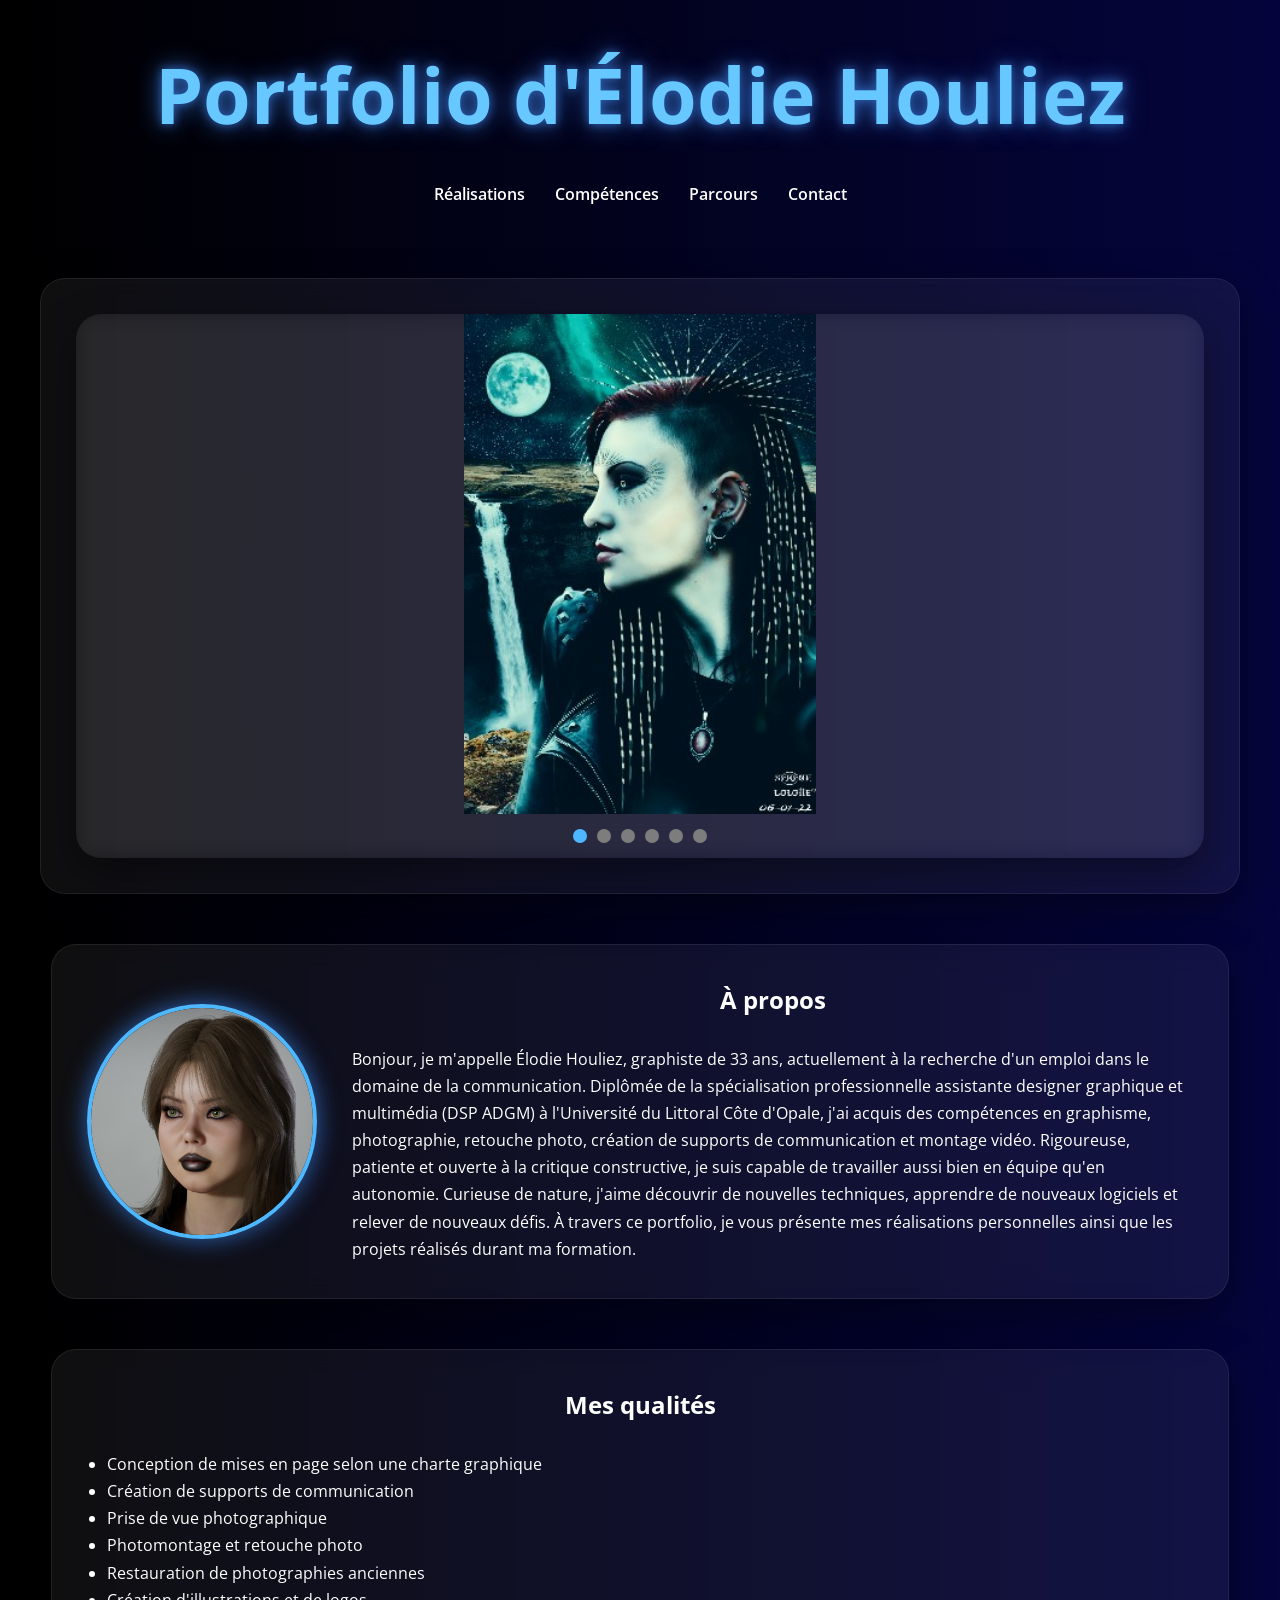
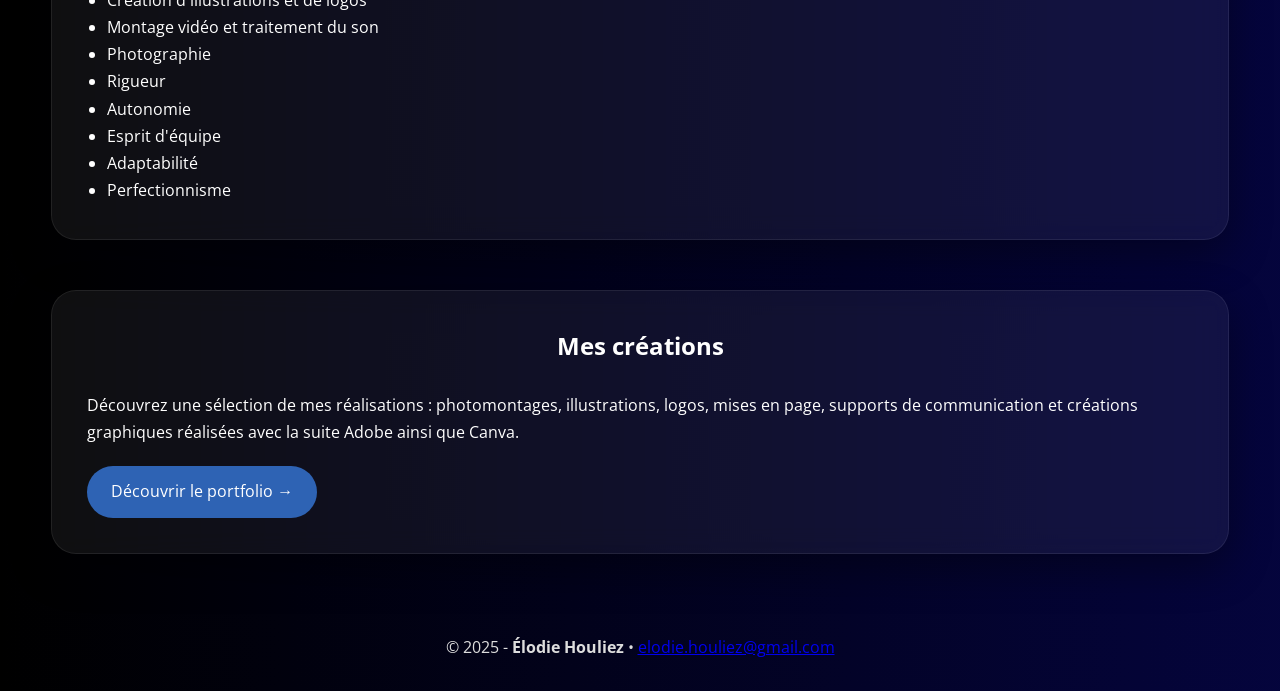
<file: index.html>
<!DOCTYPE html>
<html lang="fr">

<head>
    <meta charset="UTF-8">
    <meta name="viewport" content="width=device-width, initial-scale=1.0">

    <title>Portfolio - Élodie Houliez</title>

    <link rel="icon" href="icon/renard_sf_32.ico">

    <link rel="stylesheet" href="Css/main.css">

    <link href="https://fonts.googleapis.com/css2?family=Open+Sans:wght@300;400;600;700&display=swap" rel="stylesheet">
</head>

<body class="page-home">

    <!-- ================= HEADER ================= -->

    <header class="header">

        <div class="logo">
            <h1>Portfolio d'Élodie Houliez</h1>
        </div>

        <nav class="navbar">

            <ul>

                <li><a href="Portfolio.html">Réalisations</a></li>

                <li><a href="competences.html">Compétences</a></li>

                <li><a href="Parcours.html">Parcours</a></li>

                <li><a href="Contact.html">Contact</a></li>

            </ul>

        </nav>

    </header>

    <!-- ================= MAIN ================= -->

    <main>

        <!-- ================= CARROUSEL ================= -->

        <section class="hero">

            <div class="carousel">

                <div class="slides">

                    <div class="slide">
                        <img src="photoshop_2/serena.jpg" alt="Photomontage Serena">
                    </div>

                    <div class="slide">
                        <img src="photoshop_1/ice and fire.png" alt="Ice and Fire">
                    </div>

                    <div class="slide">
                        <img src="photoshop_2/purple blue.png" alt="Purple Blue">
                    </div>

                    <div class="slide">
                        <img src="illustrator_1/Calligraphie.png" alt="calligraphie">
                    </div>

                    <div class="slide">
                        <img src="illustrator_1/Dog heaven (1).png" alt="Dog Heaven">
                    </div>

                    <div class="slide">
                        <img src="Canva/1.png" alt="Création Canva">
                    </div>

                </div>

                <div class="dots">

                    <span class="dot active"></span>
                    <span class="dot"></span>
                    <span class="dot"></span>
                    <span class="dot"></span>
                    <span class="dot"></span>
                    <span class="dot"></span>

                </div>

            </div>

        </section>

        <!-- ================= A PROPOS ================= -->

        <section id="propos">

            <img src="logo/photo.png" alt="Photo d'Élodie Houliez">

            <div class="contenu">

                <h2>À propos</h2>

                <p>

                    Bonjour, je m'appelle Élodie Houliez, graphiste de 33 ans, actuellement à la recherche d'un emploi dans le domaine de la communication.

                    Diplômée de la spécialisation professionnelle assistante designer graphique et multimédia (DSP ADGM) à l'Université du Littoral Côte d'Opale, j'ai acquis des compétences en graphisme, photographie, retouche photo, création de supports de communication et montage vidéo.
                    Rigoureuse, patiente et ouverte à la critique constructive, je suis capable de travailler aussi bien en équipe qu'en autonomie.
                    Curieuse de nature, j'aime découvrir de nouvelles techniques, apprendre de nouveaux logiciels et relever de nouveaux défis.
                    À travers ce portfolio, je vous présente mes réalisations personnelles ainsi que les projets réalisés durant ma formation.
                </p>

            </div>

        </section>

        <!-- ================= QUALITES ================= -->

        <section id="Port">

            <h2>Mes qualités</h2>

            <ul>

                <li>Conception de mises en page selon une charte graphique</li>

                <li>Création de supports de communication</li>

                <li>Prise de vue photographique</li>

                <li>Photomontage et retouche photo</li>

                <li>Restauration de photographies anciennes</li>

                <li>Création d'illustrations et de logos</li>

                <li>Montage vidéo et traitement du son</li>

                <li>Photographie</li>

                <li>Rigueur</li>

                <li>Autonomie</li>

                <li>Esprit d'équipe</li>

                <li>Adaptabilité</li>

                <li>Perfectionnisme</li>

            </ul>

        </section>

        <!-- ================= PORTFOLIO ================= -->

        <section id="crea">

            <h2>Mes créations</h2>

            <p>

                Découvrez une sélection de mes réalisations : photomontages, illustrations, logos, mises en page, supports de communication et créations graphiques réalisées avec la suite Adobe ainsi que Canva.

            </p>

            <a class="btn" href="Portfolio.html">

                Découvrir le portfolio →

            </a>

        </section>

    </main>

    <!-- ================= FOOTER ================= -->

    <footer>

        <p>

            © 2025 - <strong>Élodie Houliez</strong> •
            <a href="mailto:elodie.houliez@gmail.com">
                elodie.houliez@gmail.com
            </a>

        </p>

    </footer>

    <script src="Java/script.js"></script>

</body>

</html>
</file>
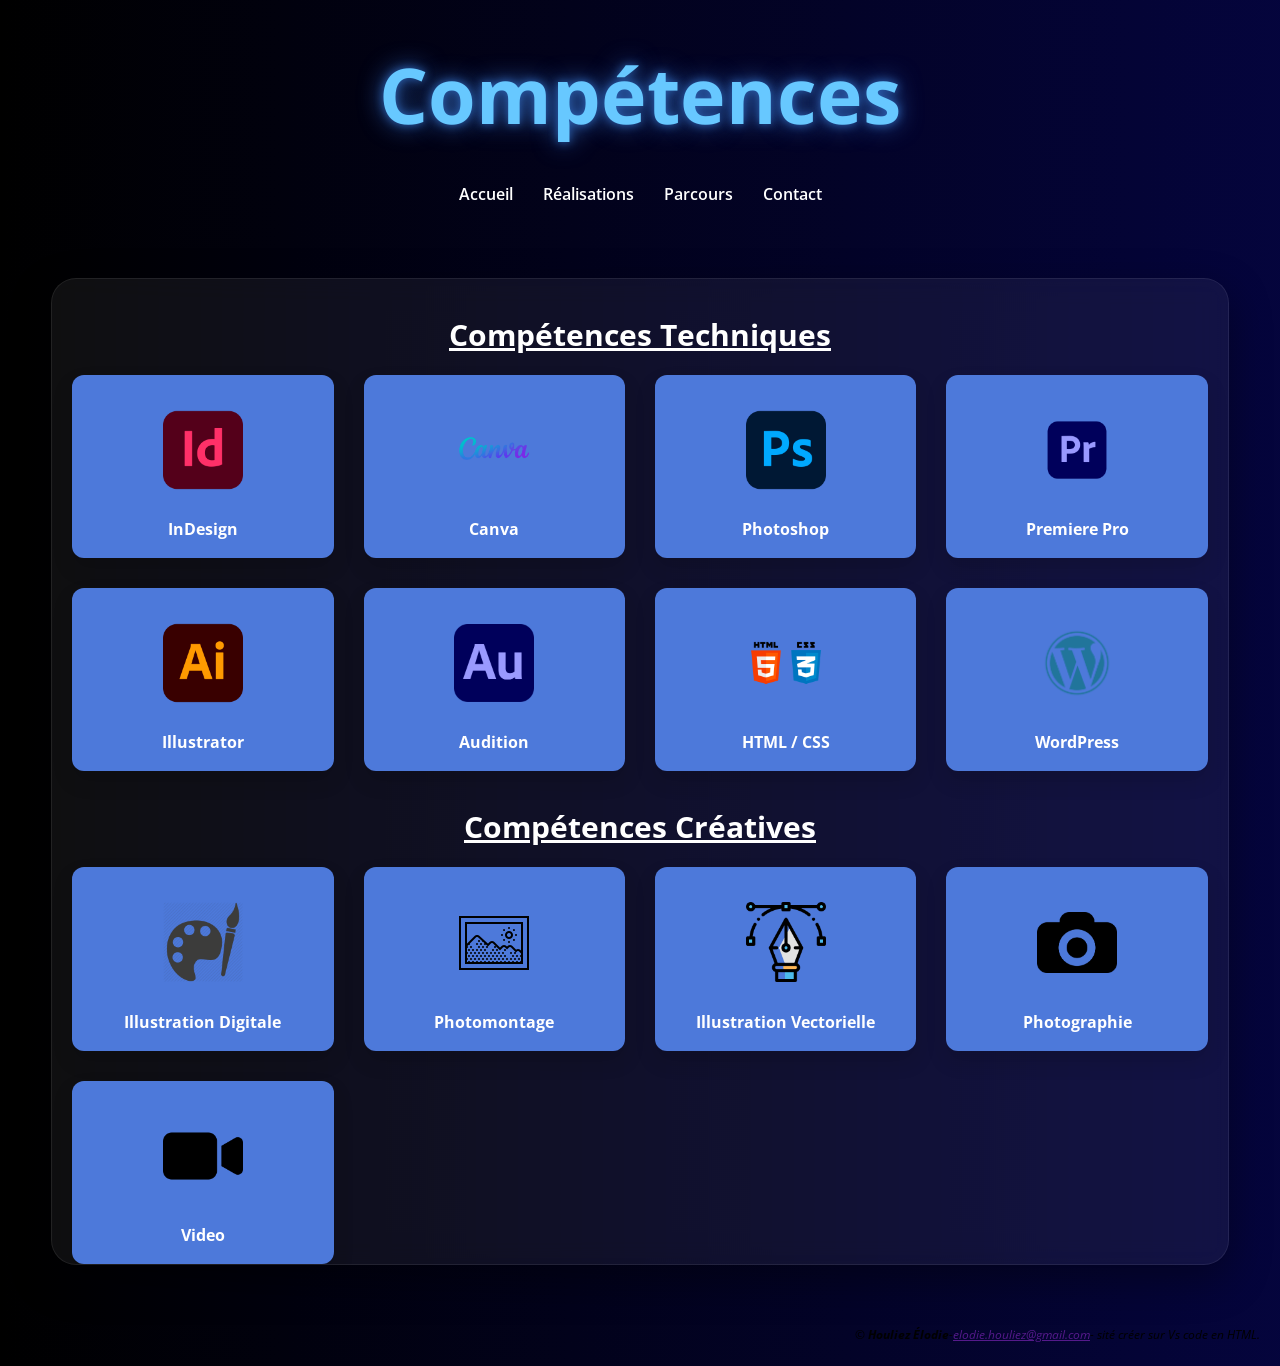
<file: competences.html>
<!DOCTYPE html>
<html lang="fr">

<head>
    <meta charset="UTF-8">
    <meta name="viewport" content="width=device-width, initial-scale=1.0">

    <title>Portfolio - Élodie Houliez</title>

    <link rel="icon" href="icon/renard_sf_32.ico">

    <link rel="stylesheet" href="Css/main.css">
    <link rel="stylesheet" href="Css/competences.css">

    <link href="https://fonts.googleapis.com/css2?family=Open+Sans:wght@300;400;600;700&display=swap" rel="stylesheet">
</head>

<body class="page-home">

    <!-- ================= HEADER ================= -->

    <header class="header">

        <div class="logo">
            <h1>Compétences</h1>
        </div>

        <nav class="navbar">

            <ul>

                <li><a href="index.html">Accueil</a></li>

                <li><a href="Portfolio.html">Réalisations</a></li>

                <li><a href="Parcours.html">Parcours</a></li>

                <li><a href="Contact.html">Contact</a></li>

            </ul>

        </nav>

    </header>

<section id="competences" class="container">

    <h2>Compétences Techniques</h2>

    <div class="grid">

        <figure class="skill">
            <details>
                <summary>
                    <img src="logo/indesign.png" alt="InDesign">
                    <figcaption>InDesign</figcaption>
                </summary>
                <div class="skill-info">
                    Mise en page professionnelle pour supports imprimés et numériques, pdf interactif et animation.
                </div>
            </details>
        </figure>

        <figure class="skill">
            <details>
                <summary>
                    <img src="logo/Canva.png" alt="Canva">
                    <figcaption>Canva</figcaption>
                </summary>
                <div class="skill-info">
                    Création rapide de visuels graphiques et présentations, mise en page.
                </div>
            </details>
        </figure>

        <figure class="skill">
            <details>
                <summary>
                    <img src="logo/photoshop.png" alt="Photoshop">
                    <figcaption>Photoshop</figcaption>
                </summary>
                <div class="skill-info">
                    retouche photo, retouche dite "beauté", refresh d'ancienne photo.
                </div>
            </details>
        </figure>

        <figure class="skill">
            <details>
                <summary>
                    <img src="logo/Premiere.png" alt="Premiere Pro">
                    <figcaption>Premiere Pro</figcaption>
                </summary>
                <div class="skill-info">
                    Montage vidéo et animation.
                </div>
            </details>
        </figure>

        <figure class="skill">
            <details>
                <summary>
                    <img src="logo/illustrator.png" alt="Illustrator">
                    <figcaption>Illustrator</figcaption>
                </summary>
                <div class="skill-info">
                    Création d’illustrations vectorielles , logo , flyers , affiche.
                </div>
            </details>
        </figure>

        <figure class="skill">
            <details>
                <summary>
                    <img src="logo/Audition.png" alt="Audition">
                    <figcaption>Audition</figcaption>
                </summary>
                <div class="skill-info">
                    Restauration et amélioration audio.
                </div>
            </details>
        </figure>

        <figure class="skill">
            <details>
                <summary>
                    <img src="logo/html-css.png" alt="HTML CSS">
                    <figcaption>HTML / CSS</figcaption>
                </summary>
                <div class="skill-info">
                    Création de sites web modernes et responsives.
                </div>
            </details>
        </figure>

        <figure class="skill">
            <details>
                <summary>
                    <img src="logo/WordPress.png" alt="WordPress">
                    <figcaption>WordPress</figcaption>
                </summary>
                <div class="skill-info">
                    Création et gestion de sites CMS.
                </div>
            </details>
        </figure>

    </div>

    <h2>Compétences Créatives</h2>

    <div class="grid">

        <figure class="skill">
            <details>
                <summary>
                    <img src="logo/art-icon-1094.png" alt="Illustration digitale">
                    <figcaption>Illustration Digitale</figcaption>
                </summary>
                <div class="skill-info">
                    Dessin et création digitale.
                </div>
            </details>
        </figure>

        <figure class="skill">
            <details>
                <summary>
                    <img src="logo/images.png" alt="Photomontage">
                    <figcaption>Photomontage</figcaption>
                </summary>
                <div class="skill-info">
                    Assemblage et retouche photo.
                </div>
            </details>
        </figure>

        <figure class="skill">
            <details>
                <summary>
                    <img src="logo/vecteur.png" alt="Illustration vectorielle">
                    <figcaption>Illustration Vectorielle</figcaption>
                </summary>
                <div class="skill-info">
                    Illustrations précises et scalables.
                </div>
            </details>
        </figure>

        <figure class="skill">
            <details>
                <summary>
                    <img src="logo/camera-icon-54.png" alt="Photographie">
                    <figcaption>Photographie</figcaption>
                </summary>
                <div class="skill-info">
                    Prise de vue et retouche.
                </div>
            </details>
        </figure> <figure class="skill">
            <details>
                <summary>
                    <img src="logo/camera-video.png" alt="Vidéo">
                    <figcaption>Video</figcaption>
                </summary>
                <div class="skill-info">
                    montage video.
                </div>
            </details>
        </figure>

    </div>

</section>

<footer>
    <p>© <strong>Houliez Élodie</strong>-<a href="">elodie.houliez@gmail.com</a>- sité créer sur Vs code en HTML.</p>
</footer>

</body>
</html>
</file>
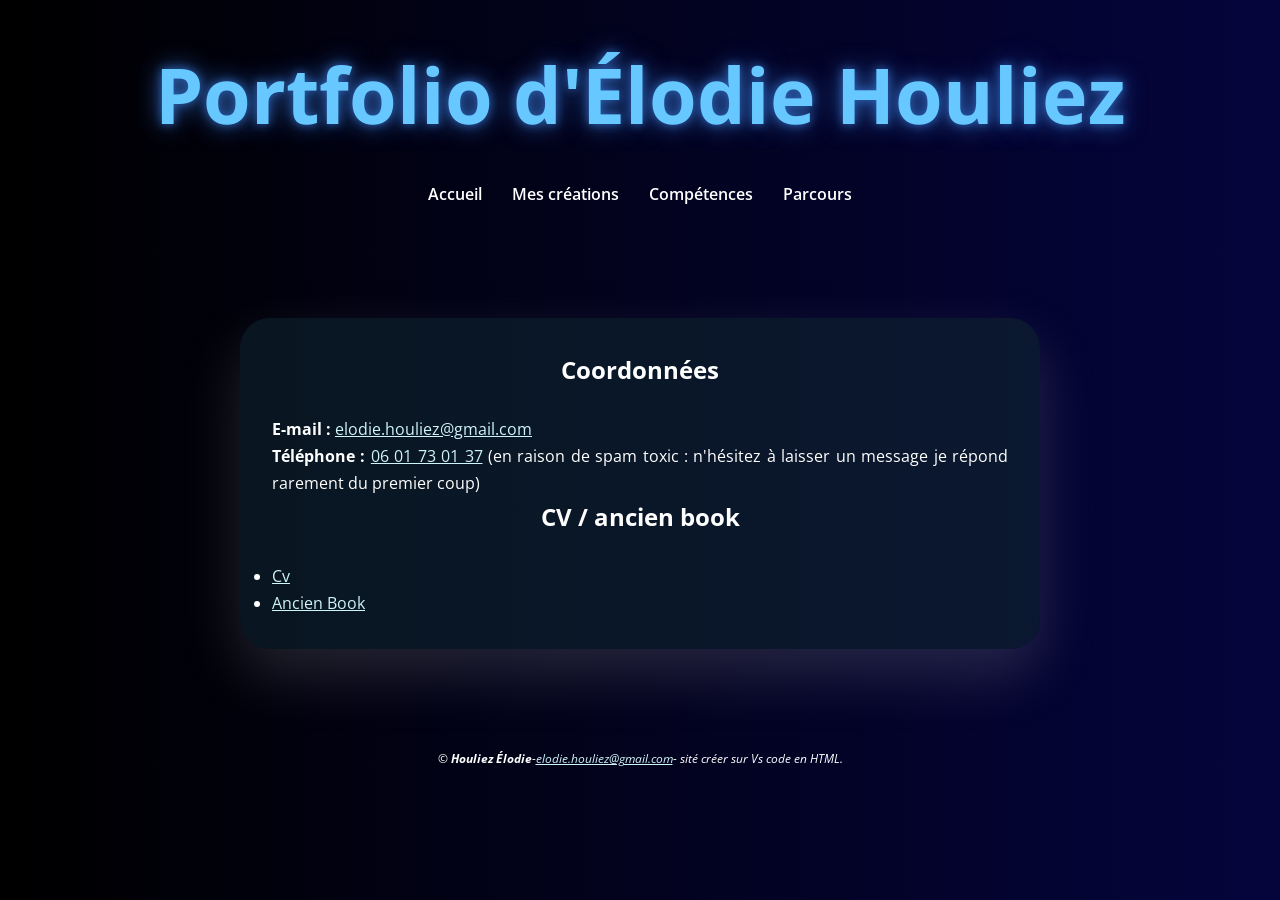
<file: Contact.html>
<!DOCTYPE html>
<html lang="fr">

<head>
    <meta charset="UTF-8">
    <meta name="viewport" content="width=device-width, initial-scale=1.0">

    <title>Portfolio - Élodie Houliez</title>

    <link rel="icon" href="icon/renard_sf_32.ico">

    <link rel="stylesheet" href="Css/main.css">
    <link rel="stylesheet" href="Css/contact.css">

    <link href="https://fonts.googleapis.com/css2?family=Open+Sans:wght@300;400;600;700&display=swap" rel="stylesheet">
</head>

<body class="page-home">

    <!-- ================= HEADER ================= -->

    <header class="header">

        <div class="logo">
            <h1>Portfolio d'Élodie Houliez</h1>
        </div>

        <nav class="navbar">

            <ul>

                <li><a href="index.html">Accueil</a></li>

                <li><a href="Portfolio.html">Mes créations</a></li>

                <li><a href="competences.html">Compétences</a></li>

                <li><a href="Parcours.html">Parcours</a></li>

            

            </ul>

        </nav>

    </header>

<div class="container">


    <h2>Coordonnées</h2>

    <p>
        <strong>E-mail :</strong>
        <a href="mail">elodie.houliez@gmail.com</a>
    </p>

    <p>
        <strong>Téléphone :</strong>
        <a href="tel9">06 01 73 01 37</a> (en raison de spam toxic : n'hésitez à laisser un message je répond rarement du premier coup)
    </p>

    <h2>CV / ancien book</h2>

    <ul>
        <li><a href="cv/Cv-houliez elodie- Caen.png" target="_blank">Cv</a></li>
        <li><a href="https://drive.google.com/file/d/1NTgJX_r7Ihl71FcGhPdWVnCUMxHJIWQo/view?usp=drive_link" target="_blank">Ancien Book</a></li>
    </ul>

</body>
</html>
</div>

<footer>
<p>© <strong>Houliez Élodie</strong>-<a href="">elodie.houliez@gmail.com</a>- sité créer sur Vs code en HTML.</p>
</footer>

</body>
</html>
</file>
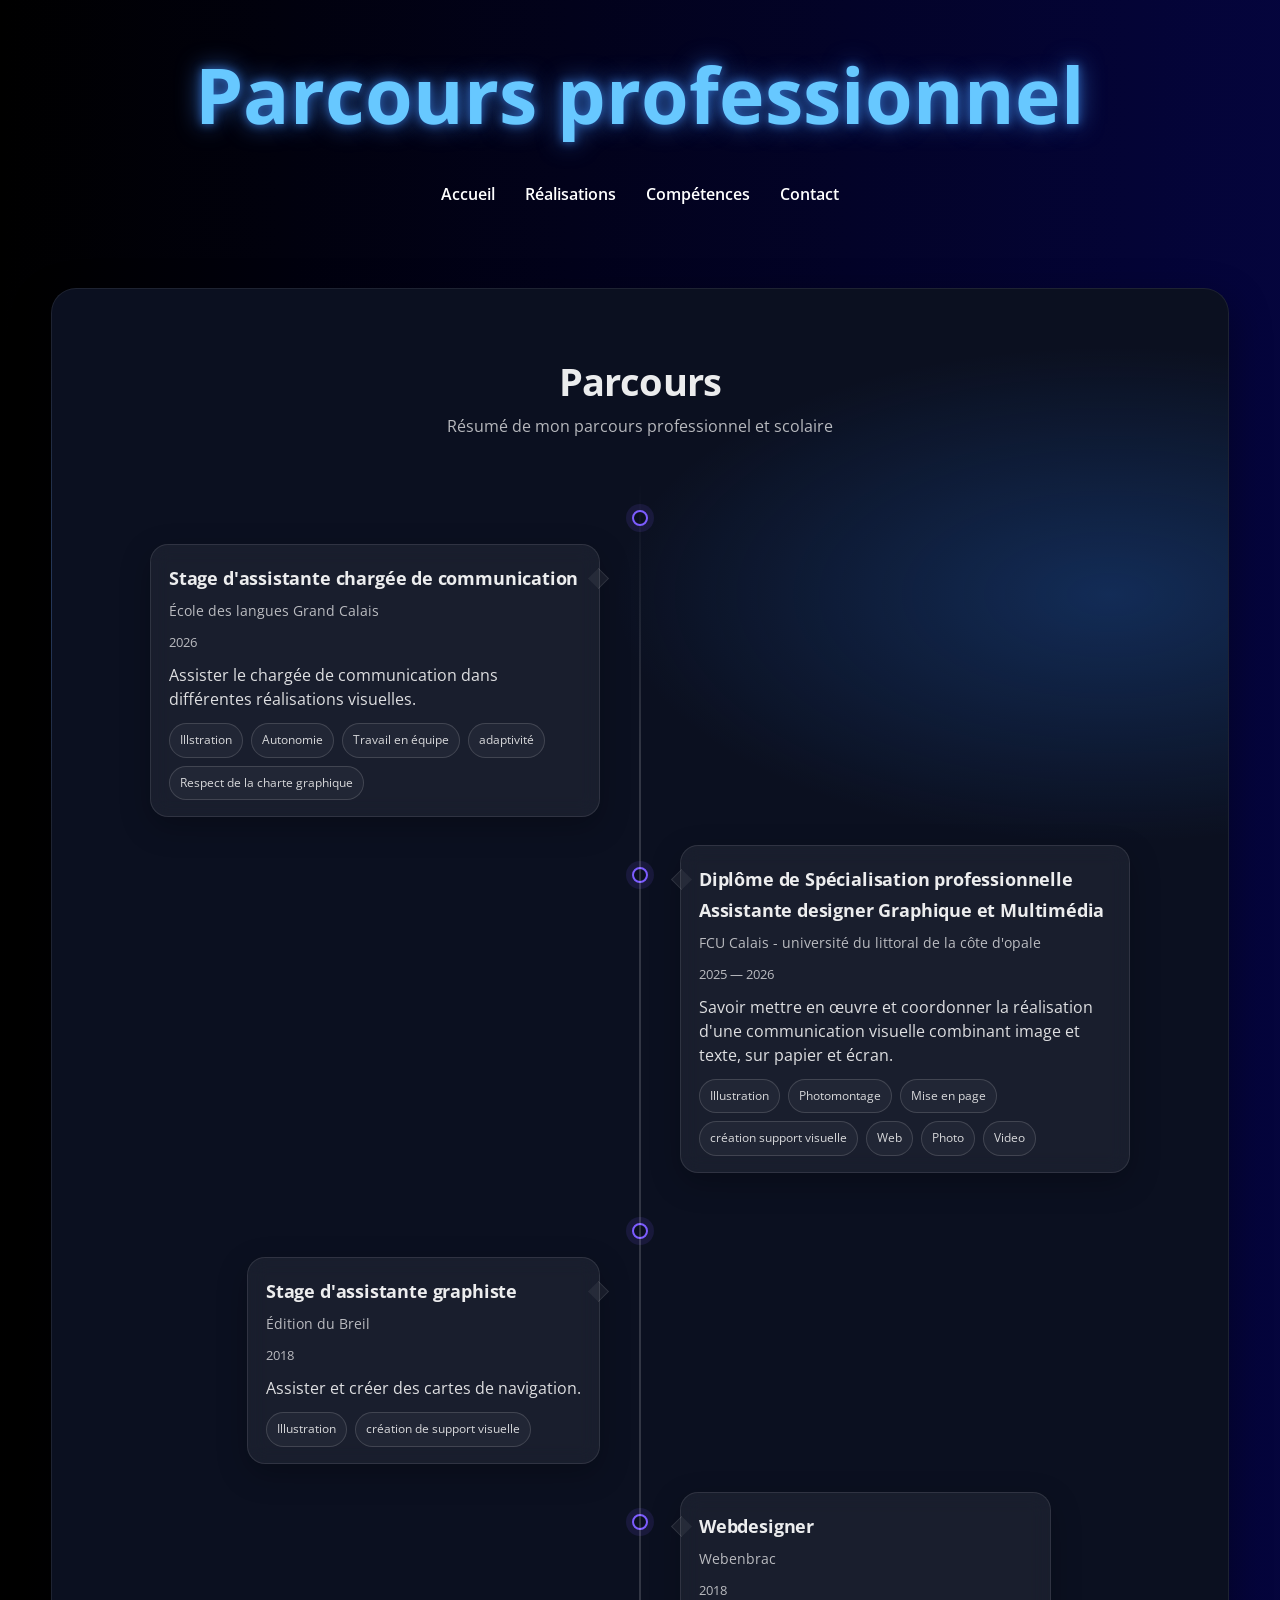
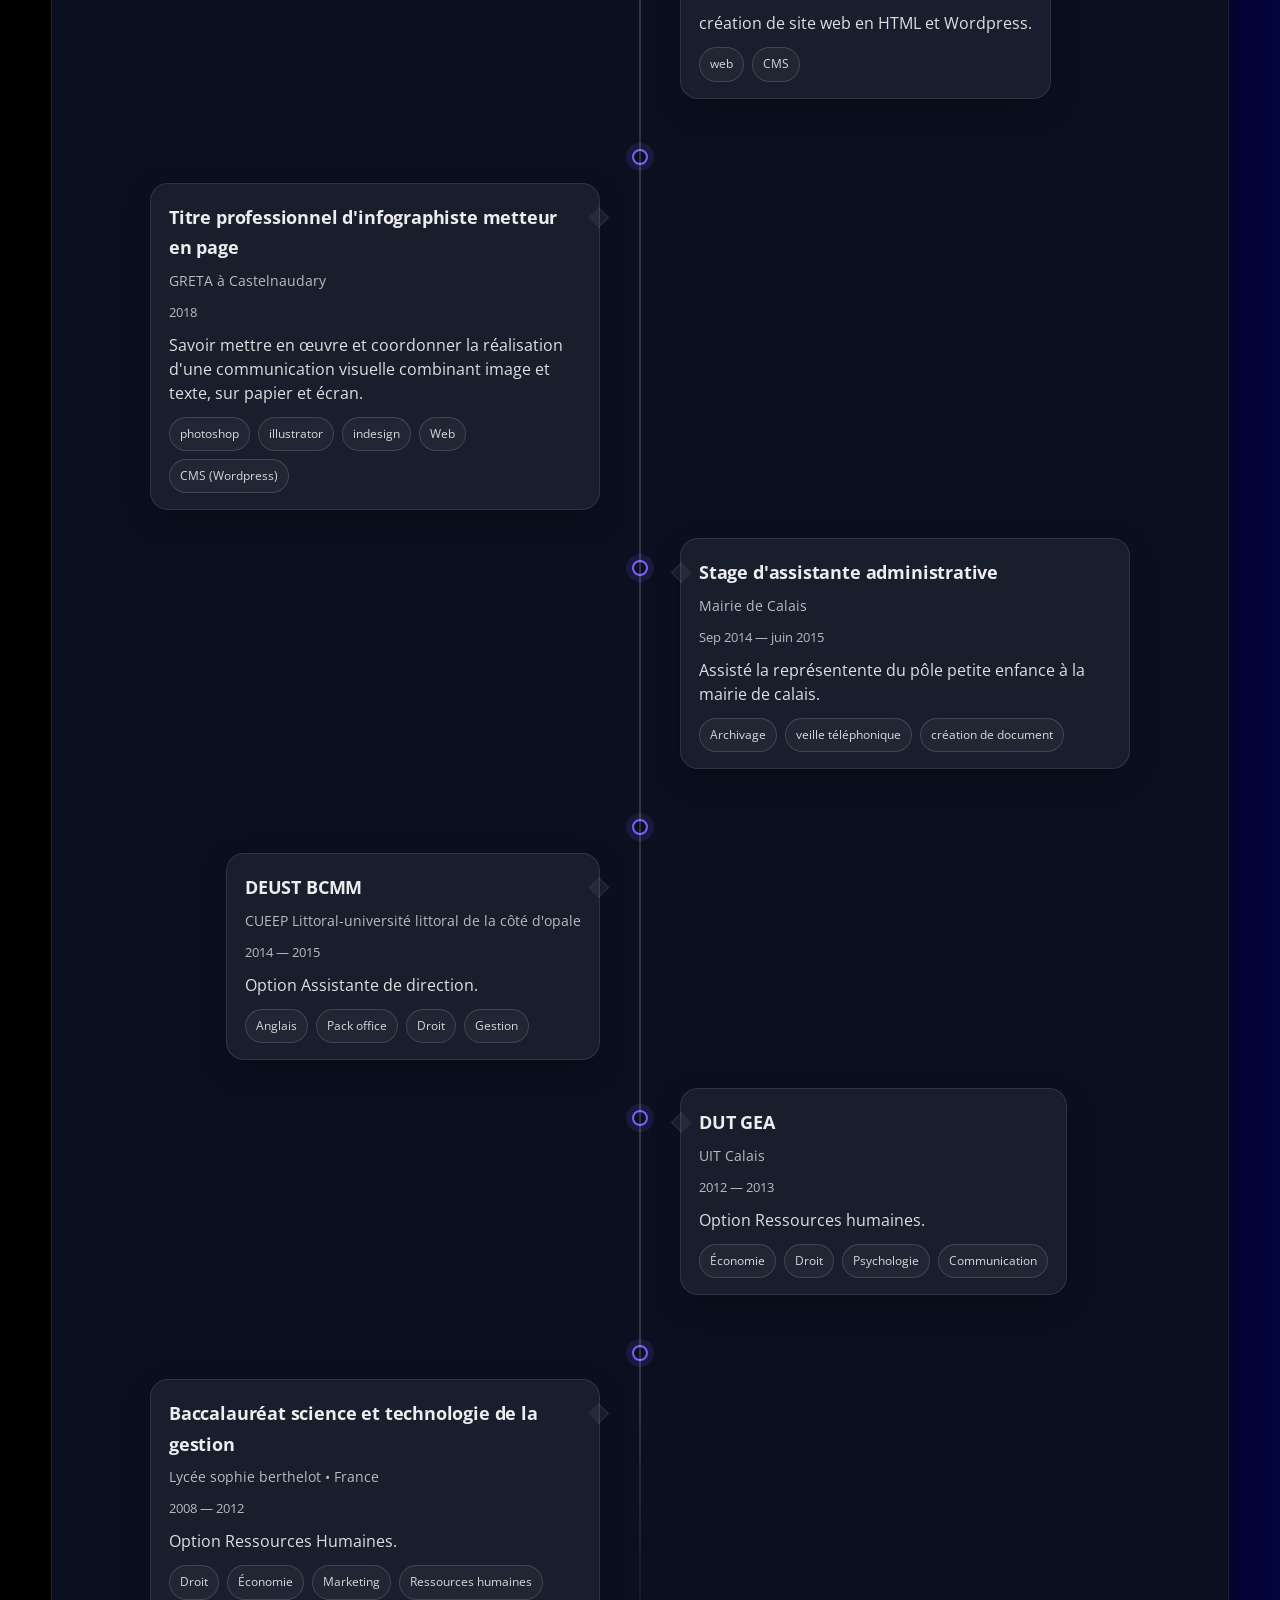
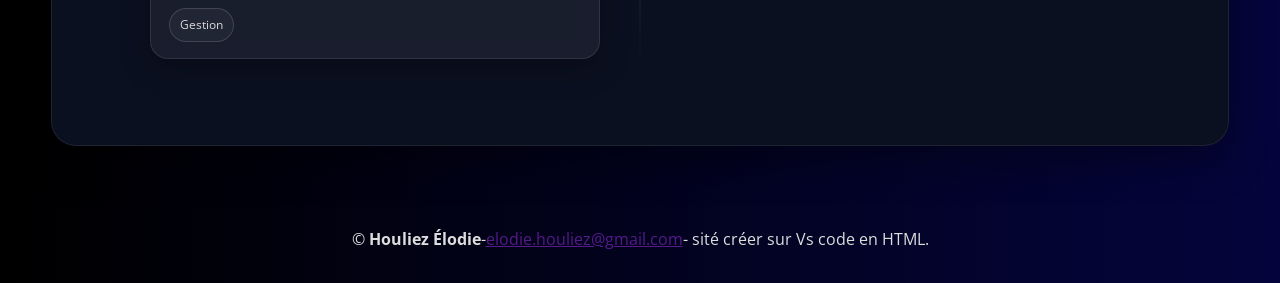
<file: Parcours.html>
<!DOCTYPE html>
<html lang="fr">

<head>
    <meta charset="UTF-8">
    <meta name="viewport" content="width=device-width, initial-scale=1.0">

    <title>Portfolio - Élodie Houliez</title>

    <link rel="icon" href="icon/renard_sf_32.ico">

    <link rel="stylesheet" href="Css/main.css">
    <link rel="stylesheet" href="Css/parcours.css">

    <link href="https://fonts.googleapis.com/css2?family=Open+Sans:wght@300;400;600;700&display=swap" rel="stylesheet">
</head>

<body class="page-home">

    <!-- ================= HEADER ================= -->

    <header class="header">

        <div class="logo">
            <h1>Parcours professionnel</h1>
        </div>

        <nav class="navbar">

            <ul>

                <li><a href="index.html">Accueil</a></li>

                <li><a href="Portfolio.html">Réalisations</a></li>

                <li><a href="competences.html">Compétences</a></li>

                <li><a href="Contact.html">Contact</a></li>


            

            </ul>

        </nav>

    </header>
<section class="timeline-section" id="parcours">
  <div class="timeline-header">
    <h2>Parcours</h2>
    <p>Résumé de mon parcours professionnel et scolaire</p>
  </div>

  <ol class="timeline" aria-label="Parcours professionnel">


      <!-- 2 (droite) -->
    <li class="timeline-item">
      <div class="timeline-dot" aria-hidden="true"></div>
      <div class="timeline-card">
        <h3>Stage d'assistante chargée de communication</h3>
        <p class="timeline-subtitle">École des langues Grand Calais</p>
        <p class="timeline-date">
          <time datetime="2022-01">2026</time>  <time datetime="2024-08"></time>
        </p>
        <p class="timeline-text">
          Assister le chargée de communication dans différentes réalisations visuelles.
        </p>
        <ul class="timeline-tags">
          <li>Illstration</li><li>Autonomie</li><li>Travail en équipe</li><li>adaptivité</li><li>Respect de la charte graphique</li>
        </ul>
      </div>
    </li>

  <!-- 1 (gauche) -->
    <li class="timeline-item">
      <div class="timeline-dot" aria-hidden="true"></div>
      <div class="timeline-card">
        <h3>Diplôme de Spécialisation professionnelle Assistante designer Graphique et Multimédia</h3>
        <p class="timeline-subtitle">FCU Calais - université du littoral de la côte d'opale</p>
        <p class="timeline-date">
          <time datetime="2024-09">2025</time> — <time datetime="2026-02">2026</time>
        </p>
        <p class="timeline-text">
Savoir mettre en œuvre et coordonner la réalisation d'une communication visuelle combinant image et texte, sur papier et écran.
        </p>
        <ul class="timeline-tags">
          <li>Illustration</li><li>Photomontage</li><li>Mise en page</li><li>création support visuelle</li><li>Web</li><li>Photo</li><li>Video</li>
        </ul>
      </div>
    </li>

      <!-- 2 (droite) -->
    <li class="timeline-item">
      <div class="timeline-dot" aria-hidden="true"></div>
      <div class="timeline-card">
        <h3>Stage d'assistante graphiste</h3>
        <p class="timeline-subtitle">Édition du Breil</p>
        <p class="timeline-date">
          <time datetime="2022-01">2018</time>  <time datetime="2024-08"></time>
        </p>
        <p class="timeline-text">
          Assister et créer des cartes de navigation.
        </p>
        <ul class="timeline-tags">
          <li>Illustration</li><li>création de support visuelle</li>
        </ul>
      </div>
    </li>

  <!-- 1 (gauche) -->
    <li class="timeline-item">
      <div class="timeline-dot" aria-hidden="true"></div>
      <div class="timeline-card">
        <h3>Webdesigner</h3>
        <p class="timeline-subtitle">Webenbrac</p>
        <p class="timeline-date">
          <time datetime="2024-09">2018</time>  <time datetime="2026-02"></time>
        </p>
        <p class="timeline-text">
          création de site web en HTML et Wordpress.
        </p>
        <ul class="timeline-tags">
          <li>web</li><li>CMS</li>
        </ul>
      </div>
    </li>

  <!-- 2 (droite) -->
    <li class="timeline-item">
      <div class="timeline-dot" aria-hidden="true"></div>
      <div class="timeline-card">
        <h3>Titre professionnel d'infographiste metteur en page</h3>
        <p class="timeline-subtitle">GRETA à Castelnaudary</p>
        <p class="timeline-date">
          <time datetime="2022-01">2018</time>  <time datetime="2024-08"></time>
        </p>
        <p class="timeline-text">
          Savoir mettre en œuvre et coordonner la réalisation d'une communication visuelle combinant image et texte, sur papier et écran.
        </p>
        <ul class="timeline-tags">
          <li>photoshop</li><li>illustrator</li><li>indesign</li><li>Web</li><li>CMS (Wordpress)</li>
        </ul>
      </div>
    </li>
    <!-- 1 (gauche) -->
    <li class="timeline-item">
      <div class="timeline-dot" aria-hidden="true"></div>
      <div class="timeline-card">
        <h3>Stage d'assistante administrative</h3>
        <p class="timeline-subtitle">Mairie de Calais</p>
        <p class="timeline-date">
          <time datetime="2024-09">Sep 2014</time> — <time datetime="2026-02">juin 2015</time>
        </p>
        <p class="timeline-text">
          Assisté la représentente du pôle petite enfance à la mairie de calais.
        </p>
        <ul class="timeline-tags">
          <li>Archivage</li><li>veille téléphonique</li><li>création de document</li>
        </ul>
      </div>
    </li>

    <!-- 2 (droite) -->
    <li class="timeline-item">
      <div class="timeline-dot" aria-hidden="true"></div>
      <div class="timeline-card">
        <h3>DEUST BCMM</h3>
        <p class="timeline-subtitle">CUEEP Littoral-université littoral de la côté d'opale</p>
        <p class="timeline-date">
          <time datetime="2022-01">2014</time> — <time datetime="2024-08">2015</time>
        </p>
        <p class="timeline-text">
          Option Assistante de direction.
        </p>
        <ul class="timeline-tags">
          <li>Anglais</li><li>Pack office</li><li>Droit</li><li>Gestion</li>
        </ul>
      </div>
    </li>

    <!-- 3 (gauche) -->
    <li class="timeline-item">
      <div class="timeline-dot" aria-hidden="true"></div>
      <div class="timeline-card">
        <h3>DUT GEA</h3>
        <p class="timeline-subtitle">UIT Calais</p>
        <p class="timeline-date">
          <time datetime="2021-04">2012</time> — <time datetime="2021-09">2013</time>
        </p>
        <p class="timeline-text">
          Option Ressources humaines.
        </p>
        <ul class="timeline-tags">
          <li>Économie</li><li>Droit</li><li>Psychologie</li><li>Communication</li>
        </ul>
      </div>
    </li>

    <!-- 4 (droite) -->
    <li class="timeline-item">
      <div class="timeline-dot" aria-hidden="true"></div>
      <div class="timeline-card">
        <h3>Baccalauréat science et technologie de la gestion</h3>
        <p class="timeline-subtitle">Lycée sophie berthelot • France</p>
        <p class="timeline-date">
          <time datetime="2020-01">2008</time> — <time datetime="2021-03">2012</time>
        </p>
        <p class="timeline-text">
          Option Ressources Humaines.
        </p>
        <ul class="timeline-tags">
          <li>Droit</li><li>Économie</li><li>Marketing</li><li>Ressources humaines</li><li>Gestion</li>
        </ul>
      </div>
    </li>
  </ol>
</section>


<footer>

<p>© <strong>Houliez Élodie</strong>-<a href="">elodie.houliez@gmail.com</a>- sité créer sur Vs code en HTML.</p>

</footer>

</body>


</html>
</file>
<file: Css/main.css>
/* ===========================
   RESET
=========================== */
*{
    margin:0;
    padding:0;
    box-sizing:border-box;
}

html{
    scroll-behavior:smooth;
}

body{
    font-family:'Open Sans',sans-serif;
    background:linear-gradient(270deg,#020024,#090979,#000);
    background-size:400% 400%;
    animation:bgmove 15s ease infinite;
    color:#fff;
    line-height:1.7;
}

/* ===========================
   HEADER
=========================== */

.header{
    display:flex;
    flex-direction:column;
    align-items:center;
    gap:20px;
    padding:30px 20px;
    margin-bottom:30px;
}

.logo h1{
    font-size:clamp(2.5rem,6vw,5rem);
    color:#67c8ff;
    text-shadow:0 0 10px #2e63b4,0 0 25px #2e63b4;
    animation:glow 3s ease-in-out infinite;
}

.navbar ul{
    display:flex;
    list-style:none;
    gap:30px;
}

.navbar a{
    color:#fff;
    text-decoration:none;
    font-weight:600;
    position:relative;
    transition:.3s;
}

.navbar a::after{
    content:"";
    position:absolute;
    left:0;
    bottom:-6px;
    width:0;
    height:3px;
    background:#4db8ff;
    transition:.3s;
}

.navbar a:hover{
    color:#6fd5ff;
}

.navbar a:hover::after{
    width:100%;
}

/* ===========================
   HERO
=========================== */

.hero{
    margin:40px auto;
    width:min(1200px,95%);
}

.carousel{
    background:rgba(255,255,255,.05);
    backdrop-filter:blur(10px);
    border-radius:25px;
    box-shadow:0 15px 40px rgba(0,0,0,.4);
    overflow:hidden;
}

.slides{
    display:flex;
    transition:transform .8s ease;
}

.slide{
    min-width:100%;
    display:flex;
    justify-content:center;
    align-items:center;
}

.slide img{
    width:100%;
    max-height:500px;
    object-fit:contain;
}

.dots{
    display:flex;
    justify-content:center;
    gap:10px;
    padding:15px;
}

.dot{
    width:14px;height:14px;border-radius:50%;
    background:#7d7d7d;
    cursor:pointer;
}
.dot.active{background:#4db8ff;}

/* ===========================
   SECTIONS
=========================== */

section{
    width:min(1200px,92%);
    margin:50px auto;
    padding:35px;
    background:rgba(255,255,255,.06);
    backdrop-filter:blur(12px);
    border:1px solid rgba(255,255,255,.08);
    border-radius:25px;
    box-shadow:0 15px 40px rgba(0,0,0,.35);
    transition:.35s;
}

section:hover{
    transform:translateY(-6px);
    box-shadow:0 20px 50px rgba(70,170,255,.25);
}

h2{
    text-align:center;
    margin-bottom:25px;
}

#propos{
    display:flex;
    align-items:center;
    gap:35px;
}

#propos img{
    width:230px;
    border-radius:50%;
    border:4px solid #4db8ff;
    box-shadow:0 0 25px #2e63b4;
}

#Port ul{
    padding-left:20px;
}

.btn{
    display:inline-block;
    margin-top:20px;
    padding:12px 24px;
    border-radius:40px;
    background:#2e63b4;
    color:#fff;
    text-decoration:none;
    transition:.3s;
}

.btn:hover{
    background:#4db8ff;
}

/* Footer */

footer{
    text-align:center;
    padding:30px;
    color:#ddd;
}

/* Animations */

.hidden{
    opacity:0;
    transform:translateY(50px);
}
.show{
    opacity:1;
    transform:translateY(0);
    transition:.8s;
}

@keyframes glow{
0%,100%{text-shadow:0 0 10px #2e63b4,0 0 25px #2e63b4;}
50%{text-shadow:0 0 20px #67c8ff,0 0 50px #67c8ff;}
}

@keyframes bgmove{
0%{background-position:0% 50%;}
50%{background-position:100% 50%;}
100%{background-position:0% 50%;}
}

@media(max-width:768px){

.navbar ul{
    flex-direction:column;
    align-items:center;
}

#propos{
    flex-direction:column;
    text-align:center;
}

section{
    padding:25px;
}

.slide img{
    max-height:280px;
}

}
</file>
<file: Css/competences.css>
/* =========================
   PAGE COMPETENCES
========================= */

h2 {
    font-size: 30px;
    text-align: center;
    text-decoration: underline #ffffff;
    color: white;
    font-weight: bold;
    margin: 30px 0 15px;
}

/* CONTAINER */

.container {
    max-width: 1200px;
    margin: 40px auto;
    padding: 0 20px;
}

/* GRILLE (disposition des cartes)*/

.grid {
    display: grid;
    grid-template-columns: repeat(auto-fit, minmax(220px, 1fr));
    gap: 30px;
}

/* =========================
   CARTE COMPETENCE
========================= */

figure.skill {
    background: #4d79da;
    border-radius: 12px;
    padding: 15px;
    text-align: center;
    box-shadow: 0 10px 20px rgba(0,0,0,0.15);
    transition: transform 0.3s ease, box-shadow 0.3s ease;
    align-self: flex-start; 
}

figure.skill:hover {
    transform: translateY(-6px);
    box-shadow: 0 20px 40px rgba(0,0,0,0.2);
}

/* =========================
   DETAILS DE LA COMPETENCE
========================= */

.skill details {
    width: 100%;
}

.skill summary {
    list-style: none;
    cursor: pointer;
    outline: none;
}

.skill summary::-webkit-details-marker {
    display: none;
}

/* zone cliquable strictement limitée */
.skill summary > * {
    pointer-events: none;
}

.skill summary {
    pointer-events: auto;
}

/* =========================
   CONTENU PRINCIPAL
========================= */

.skill img {
    width: 80px;
    height: 80px;
    object-fit: contain;
    margin: 20px auto 10px;
    transition: transform 0.3s ease;
}

.skill summary:hover img {
    transform: scale(1.2);
}

.skill figcaption {
    font-weight: bold;
    margin-top: 8px;
    color: white;
}

/* =========================
   INFOS (FERMÉES)
========================= */

.skill-info {
    max-height: 0;
    overflow: hidden;
    opacity: 0;
    padding: 0;
    background: transparent;
    transition:
        max-height 0.35s ease,
        opacity 0.25s ease,
        padding 0.35s ease;
    font-size: 14px;
    color: white;
}

/* =========================
   INFOS (OUVERTES)
========================= */

.skill details[open] .skill-info {
    max-height: 140px;
    opacity: 1;
    margin-top: 12px;
    padding: 10px 14px;
    background: rgba(0, 0, 0, 0.25);
    border-radius: 8px;
}

/* =========================
   FOOTER
========================= */

footer {
    font-style: italic;
    font-size: 12px;
    text-align: right;
    padding: 20px;
    margin-top: 40px;
    color: rgb(0, 0, 0);
}
</file>
<file: Css/contact.css>
/* =========================
   BASE PORTFOLIO (HOME + CONTACT)
========================= */

html {
    margin: 0;
    padding: 0;
    font-size: 16px;
    box-sizing: border-box;
}

/* BODY */
body {
    background: linear-gradient(
        270deg,
        #020024,
        #090979,
        #000000
    );

    background-size: 400% 400%;
    animation: bgmove 15s ease infinite;

    font-family: 'Open Sans', sans-serif;
    text-align: justify;
}



/* =========================
   SECTION CONTACT
========================= */

.container {
    max-width: 800px;
    margin: 5em auto;
    padding: 2em;
    border-radius: 30px;

    background-color: rgba(15, 36, 48, 0.61);
    box-shadow: 0 25px 60px rgba(241, 240, 240, 0.15);

    animation: fadeUp 0.8s ease forwards;
}

/* =========================
   FORMULAIRE
========================= */

form {
    display: flex;
    flex-direction: column;
}

label {
    margin-top: 15px;
    font-weight: bold;
    color: white;
}

input, textarea {
    margin-top: 5px;
    padding: 12px;
    border-radius: 10px;
    border: 1px solid #2e63b4;
    background-color: rgba(0,0,0,0.4);
    color: white;
    font-size: 15px;
}

input:focus, textarea:focus {
    outline: none;
    box-shadow: 0 0 10px #2e63b4;
}

textarea {
    resize: vertical;
    min-height: 140px;
}

/* BOUTON */
button {
    margin-top: 25px;
    padding: 14px;
    border-radius: 50px;
    border: none;

    background: linear-gradient(90deg, #2e63b4, #74cbf3);
    color: white;
    font-size: 16px;
    font-weight: bold;
    cursor: pointer;

    transition: 0.3s;
}

button:hover {
    transform: scale(1.05);
    box-shadow: 0 0 20px #2e63b4;
}

/* =========================
   TEXTE GLOBAL
========================= */

p {
    color: white;
}

a {
    color: rgb(206, 245, 247);
}

/* =========================
   FOOTER
========================= */

footer {
    font-style: italic;
    font-size: 12px;
    text-align: center;
    color: white;
    padding: 20px;
}

/* =========================
   ANIMATIONS
========================= */

@keyframes clignote {
    0%, 100% {
        opacity: 1;
        text-shadow:
            0 0 5px #2e63b4,
            0 0 10px #74cbf3;
    }
    50% {
        opacity: 0.9;
        text-shadow:
            0 0 10px #2e63b4,
            0 0 20px #2e63b4;
    }
}

@keyframes fadeUp {
    from {
        opacity: 0;
        transform: translateY(40px);
    }

    to {
        opacity: 1;
        transform: translateY(0);
    }
}

@keyframes bgmove {
    0% {
        background-position: 0% 50%;
    }
    50% {
        background-position: 100% 50%;
    }
    100% {
        background-position: 0% 50%;
    }
}


/* Mobile: 1 column + line on the left */
@media (max-width: 720px){
  .timeline::before{
    left: 14px;
    transform: none;
  }

  .timeline-item{
    grid-template-columns: 44px 1fr;
    gap: 12px;
  }

  .timeline-dot{
    grid-column: 1;
    justify-self: start;
    margin-left: 6p
  }

  .timeline-card{
    grid-column: 2 ;
    justify-self: stretch ;
  }

  .timeline-card::after{
    display: none;
  }
}

@media screen and (max-width:768px){
 
}
</file>
<file: Css/parcours.css>
:root{
  --bg: #0b1020;
  --card: rgba(255,255,255,0.06);
  --text: rgba(255,255,255,0.92);
  --muted: rgba(255,255,255,0.70);
  --line: rgba(255,255,255,0.16);
  --accent: #7c5cff;
  --radius: 18px;
}

.timeline-section{
  background:
    radial-gradient(1200px 500px at 10% -10%, rgba(124,92,255,.30), transparent 60%),
    radial-gradient(900px 450px at 90% 10%, rgba(31, 90, 177, 0.377), transparent 55%),
    var(--bg);
  color: var(--text);
  padding: 72px 18px;
}

/* Header */
.timeline-header{
  max-width: 980px;
  margin: 0 auto 34px;
  text-align: center;
}

.timeline-header h2{
  font-size: clamp(26px, 3vw, 38px);
  line-height: 1.1;
  margin: 0 0 10px;
  letter-spacing: -0.02em;
}

.timeline-header p{
  margin: 0 auto;
  color: var(--muted);
  max-width: 62ch;
}

/* Timeline container */
.timeline{
  max-width: 980px;
  margin: 0 auto;
  padding: 0;
  list-style: none;
  position: relative;
}

/* Center line */
.timeline::before{
  content:"";
  position:absolute;
  left: 50%;
  top: 8px;
  bottom: 8px;
  width: 2px;
  transform: translateX(-50%);
  background: linear-gradient(to bottom, transparent, var(--line) 10%, var(--line) 90%, transparent);
}

/* boite Droite /gauche  */
.timeline-item{
  display: grid;
  grid-template-columns: 1fr 44px 1fr;
  gap: 18px;
  padding: 14px 0;
  align-items: start;
}

/* cercle violet  */
.timeline-dot{
  grid-column: 2;
  width: 16px;
  height: 16px;
  border-radius: 50%;
  background: var(--bg);
  border: 2px solid var(--accent);
  justify-self: center;
  margin-top: 22px;
  box-shadow: 0 0 0 6px rgba(124,92,255,.12);
  animation: dotPulse 2.6s ease-in-out infinite;
}

@keyframes dotPulse{
  0%, 100% { box-shadow: 0 0 0 6px rgba(124,92,255,.10); }
  50%      { box-shadow: 0 0 0 10px rgba(124,92,255,.16); }
}

/* Card */
.timeline-card{
  background: var(--card);
  border: 1px solid rgba(255,255,255,0.10);
  border-radius: var(--radius);
  padding: 18px 18px 16px;
  backdrop-filter: blur(10px);
  box-shadow: 0 10px 30px rgba(0,0,0,0.25);
  position: relative;
}

/* Alternate sides */
.timeline-item:nth-child(odd) .timeline-card{
  grid-column: 1;
  justify-self: end;
}

.timeline-item:nth-child(even) .timeline-card{
  grid-column: 3;
  justify-self: start;
}

/* Small arrow pointing to the center line */
.timeline-item:nth-child(odd) .timeline-card::after,
.timeline-item:nth-child(even) .timeline-card::after{
  content:"";
  position:absolute;
  top: 26px;
  width: 14px;
  height: 14px;
  background: var(--card);
  border: 1px solid rgba(255,255,255,0.10);
  transform: rotate(45deg);
}

.timeline-item:nth-child(odd) .timeline-card::after{
  right: -7px;
  border-left: none;
  border-bottom: none;
}

.timeline-item:nth-child(even) .timeline-card::after{
  left: -7px;
  border-right: none;
  border-top: none;
}

/* Card content */
.timeline-card h3{
  margin: 0 0 6px;
  font-size: 18px;
  letter-spacing: -0.01em;
}

.timeline-subtitle{
  margin: 0 0 8px;
  color: var(--muted);
  font-size: 14px;
}

.timeline-date{
  margin: 0 0 10px;
  color: var(--muted);
  font-size: 13px;
}

.timeline-text{
  margin: 0 0 12px;
  color: rgba(255,255,255,0.86);
  line-height: 1.5;
}

.timeline-tags{
  display: flex;
  flex-wrap: wrap;
  gap: 8px;
  padding: 0;
  margin: 0;
  list-style: none;
}

.timeline-tags li{
  font-size: 12px;
  color: rgba(255,255,255,0.82);
  border: 1px solid rgba(255,255,255,0.14);
  background: rgba(255,255,255,0.04);
  padding: 6px 10px;
  border-radius: 999px;
}

/* Reveal animation */
.reveal{
  opacity: 0;
  transform: translateY(14px);
  transition: opacity .6s ease, transform .6s ease;
  will-change: opacity, transform;
}

@media (min-width: 721px){
  .timeline-item:nth-child(odd) .reveal{
    transform: translateY(14px) translateX(-10px);
  }
  .timeline-item:nth-child(even) .reveal{
    transform: translateY(14px) translateX(10px);
  }
}

.reveal.is-visible{
  opacity: 1;
  transform: translateY(0) translateX(0);
}

/* Mobile: 1 column + line on the left */
@media (max-width: 720px){
  .timeline::before{
    left: 14px;
    transform: none;
  }

  .timeline-item{
    grid-template-columns: 44px 1fr;
    gap: 12px;
  }

  .timeline-dot{
    grid-column: 1;
    justify-self: start;
    margin-left: 6p
  }

  .timeline-card{
    grid-column: 2 !important;
    justify-self: stretch !important;
  }

  .timeline-card::after{
    display: none;
  }
}
</file>
